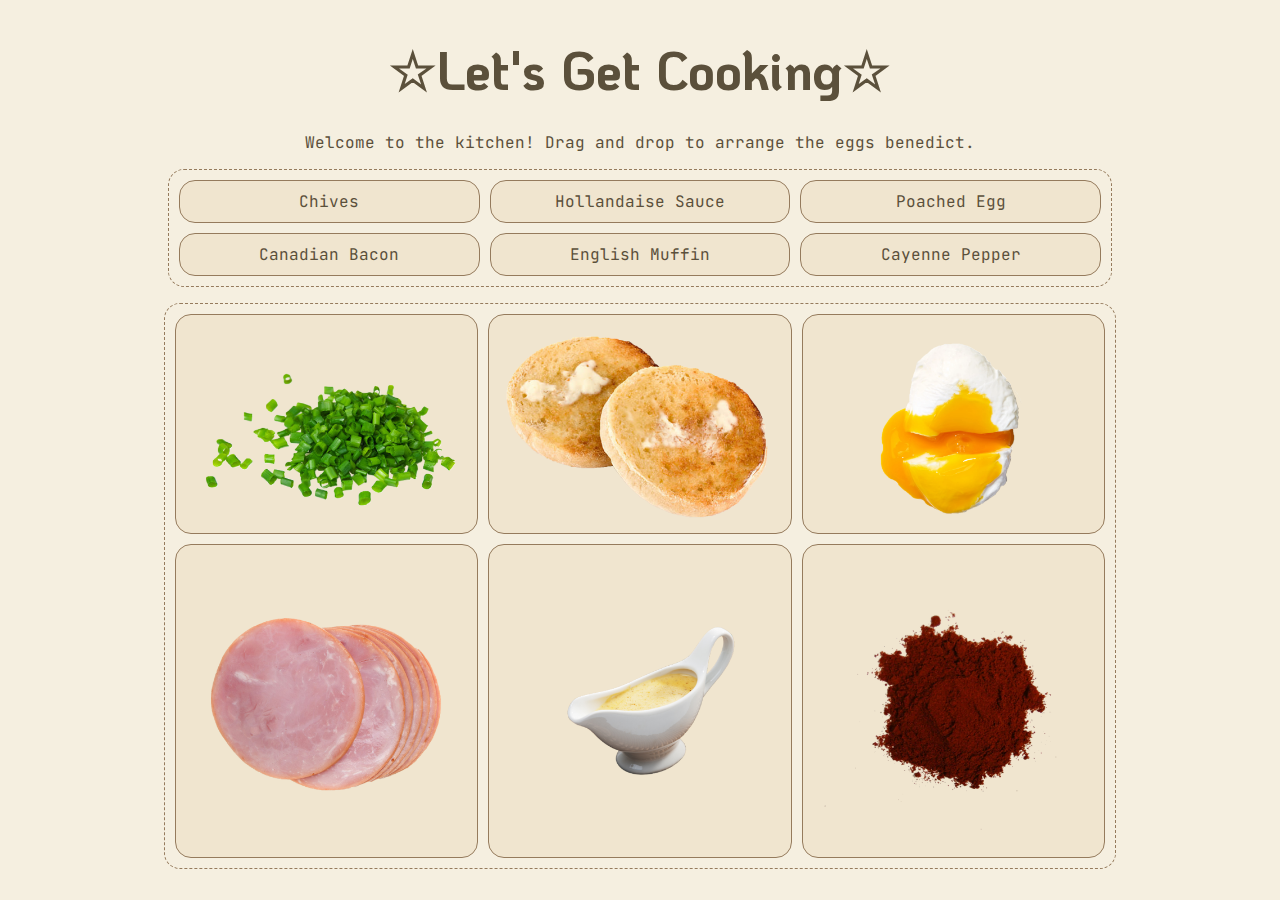
<file: index.html>
<!DOCTYPE html>
<html lang="en">

<head>
  <title>Hungry</title>
  <meta charset="UTF-8">
  <meta name="viewport" content="width=device-width, initial-scale=1.0">
  <meta http-equiv="X-UA-Compatible" content="ie=edge">
  <title>Are.na</title>
  <link rel="stylesheet" href="./style.css">
</head>

<body>
  <main class="wrapper">
    <h1>☆Let's Get Cooking☆</h1>
    <main class="container">
      <div id="funGame">
        <p>Welcome to the kitchen! Drag and drop to arrange the eggs benedict.</p>
        <div class="ingredients">
          <ul class="draggable-list">
            <li id="e5" draggable="true">Chives</li>
            <li id="e4" draggable="true">Hollandaise Sauce</li>
            <li id="e3" draggable="true">Poached Egg</li>
            <li id="e2" draggable="true">Canadian Bacon</li>
            <li id="e1" draggable="true">English Muffin</li>
            <li id="e6" draggable="true">Cayenne Pepper</li>
          </ul>
        </div>

        <div class="ingredient-images">
          <ul class="draggable-list">
            <li id="s5" draggable="true"> <img class="chives" src="./images/chives.png" alt="cut-chives"> </li>
            <li id="s1" draggable="true"><img class="bread" src="./images/english-muffin.png" alt="english-muffin"></li>
            <li id="s3" draggable="true"><img class="egg" src="./images/poached-egg.png" alt="poached-eggs"> </li>
            <li id="s2" draggable="true"><img class="meat" src="./images/canadian-bacon.png" alt="canadian-bacon"></li>
            <li id="s4" draggable="true"> <img class="sauce" src="./images/hollandaise.png" alt="hollandaise-sauce">
            </li>
            <li id="s6" draggable="true"> <img class="cayenne" src="./images/cayenne.webp" alt="cayenne-pepper"> </li>
          </ul>
        </div>
      </div>
    </main>

    <div id="endMessage">
      <h3>Wow! Well done!</h3>
      <p>
        <img class="sandwich" src="./images/eggs-benedict.png" alt="completed-eggs-benedict">
      </p>
      <p>
        <a href="https://tally.so/r/mYjNRJ"><button>&#x2726; Bon Appétit &#x2726;</button><br></a>
      </p>
      <p>
        <button onclick="playAgain()">&#9825; Make Another &#9825;</button>
      </p>
    </div>
    <script src="script.js"></script>
  </main>
</body>

</html>
</file>
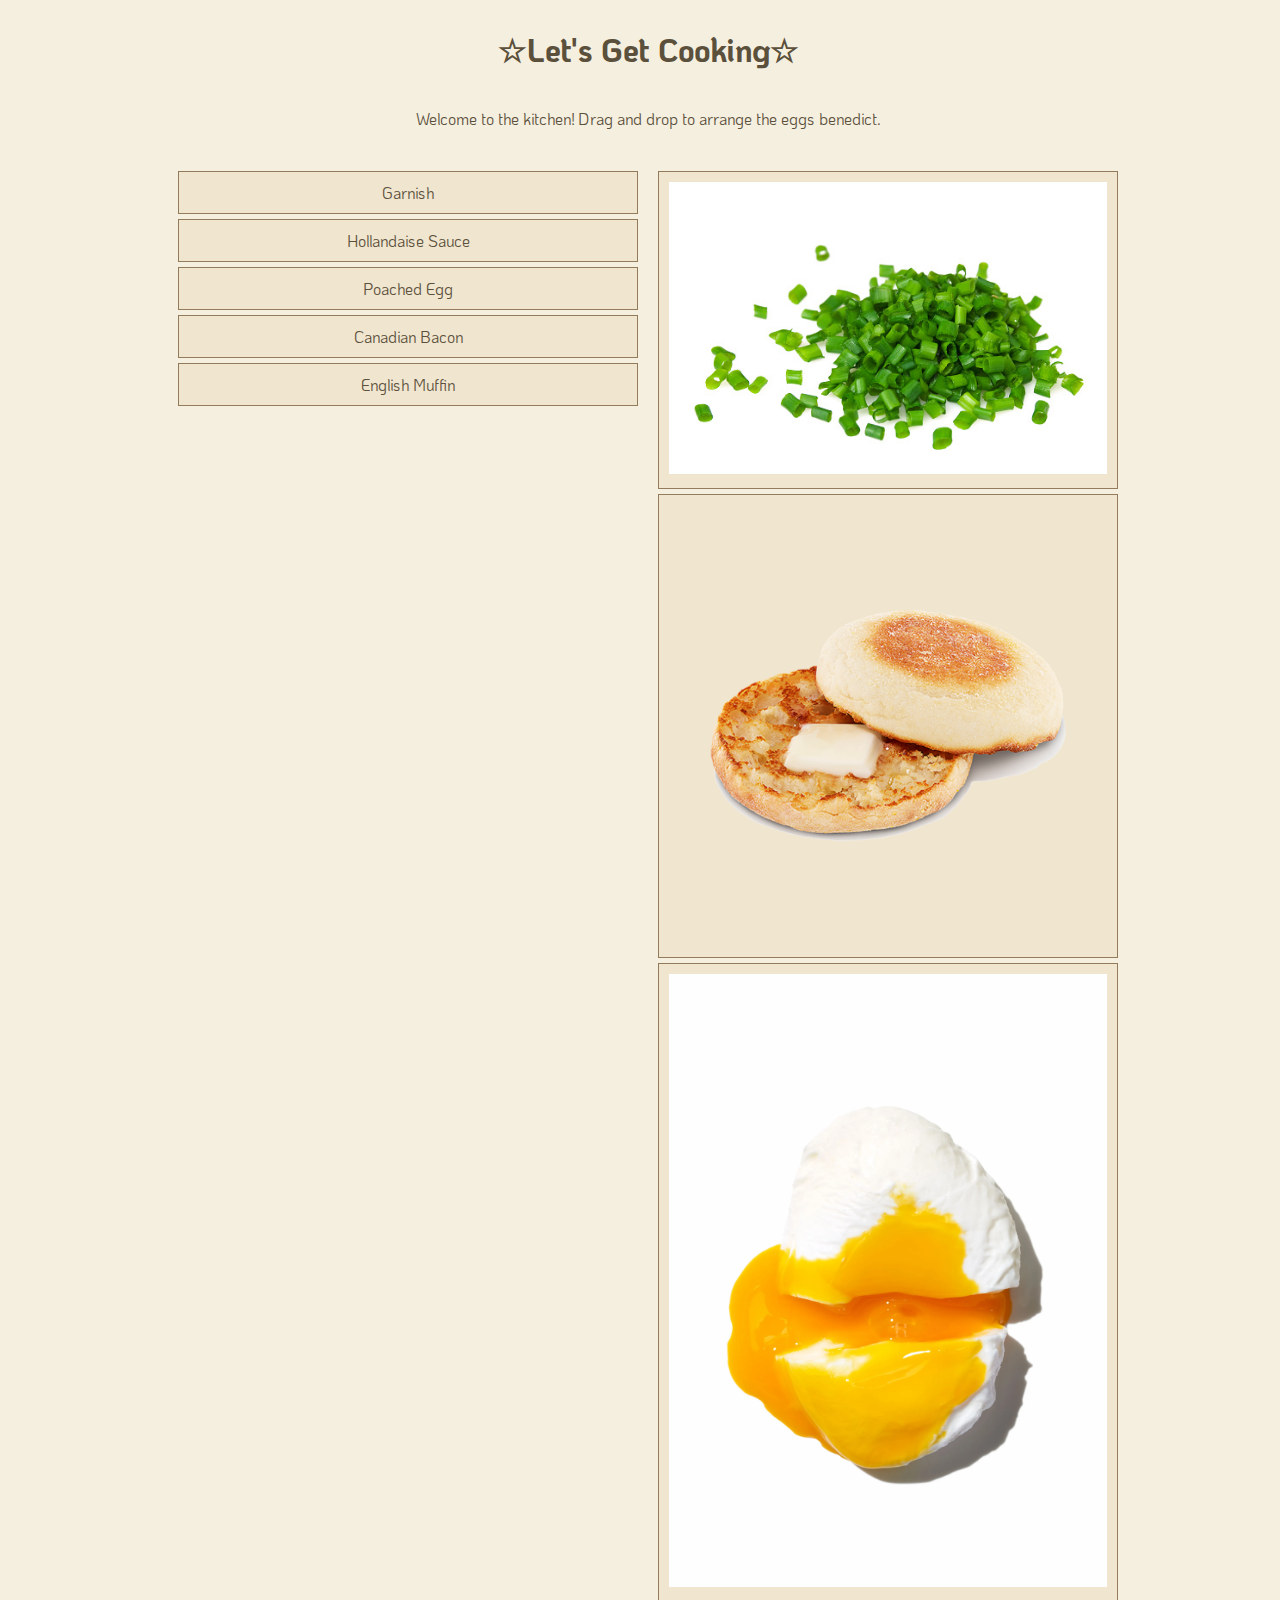
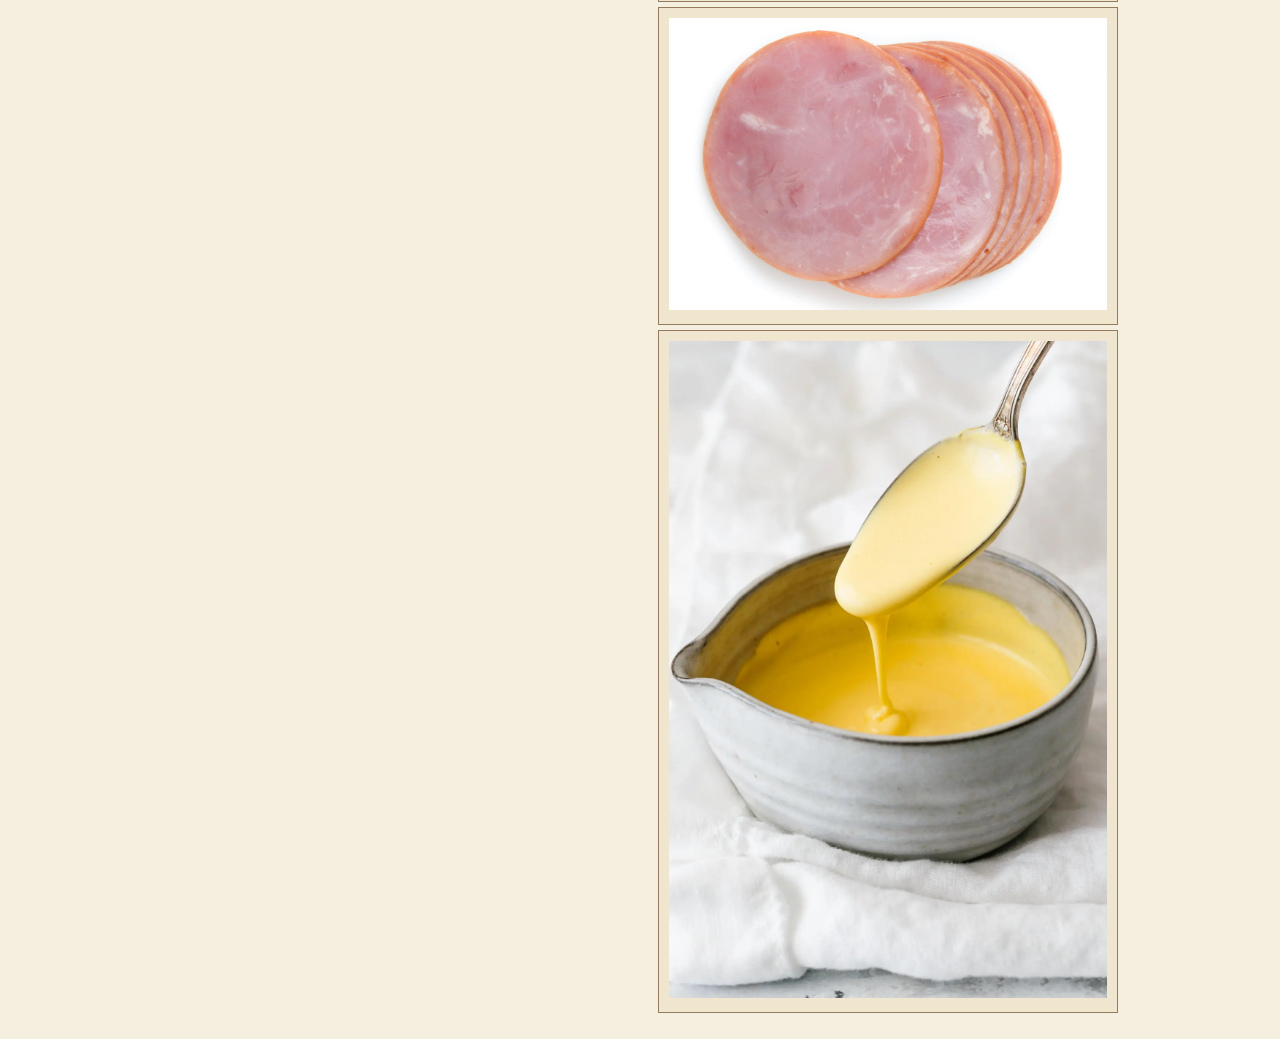
<file: c2studio-iamhungry-game/index.html>
<!DOCTYPE html>
<html lang="en">
<head>
    <title>Hungry</title>
    <meta charset="UTF-8">
    <meta name="viewport" content="width=device-width, initial-scale=1.0">
    <meta http-equiv="X-UA-Compatible" content="ie=edge">
    <title>Are.na</title>
    <link rel="stylesheet" href="./style.css">
</head>
<!-- hello hi-->
<body>
    <main class="wrapper">
        <h1>☆Let's Get Cooking☆</h1>
        <p>Welcome to the kitchen! Drag and drop to arrange the eggs benedict.</p>
              
        <main class="container">
          <div class="ingredients">
            <ul class="draggable-list">
              <li id="e5" draggable="true">Garnish</li>
              <li id="e4" draggable="true">Hollandaise Sauce</li>
              <li id="e3" draggable="true">Poached Egg</li>
              <li id="e2" draggable="true">Canadian Bacon</li>
              <li id="e1" draggable="true">English Muffin</li>
            </ul>
          </div>
          <div class="ingredient-images">
            <ul class="draggable-list">
              <li id="s5" draggable="true"> <img class="chives" src="./images/cut-chives.jpeg" alt="cut-chives"> </li>
              <li id="s1" draggable="true"><img class="bread" src="./images/english-muffins.png" alt="english-muffin"></li>
              <li id="s3" draggable="true"><img class="egg" src="./images/poached-egg.webp" alt="poached-eggs"> </li>
              <li id="s2" draggable="true"><img class="meat" src="./images/canadian-bacon.jpeg" alt="canadian-bacon"></li>
              <li id="s4" draggable="true"> <img class="sauce" src="./images/hollandaise-sauce.webp" alt="hollandaise-sauce"> </li>
            </ul>
          </div>
        </main> 
      
        <div id="endMessage">
          <h3>Wow! Well done!</h3>      
          <p>
            <img class="sandwich" src="./images/eggs-benedict.png" alt="completed-eggs-benedict">
          </p>
          <p>
            <a href="https://tally.so/r/mYjNRJ"><button>&#x2726; Bon Appétit &#x2726;</button></a>
          </p>
         <p>
          <button onclick="playAgain()">&#9825; Make Another &#9825;</button>
         </p>
        </div>
        <script src="script.js"></script>
    </main>
</body>
</html>
</file>
<file: style.css>
@import url('https://fonts.googleapis.com/css2?family=JetBrains+Mono&family=KoHo:wght@700&display=swap');

body {
  background-color: #F5EFE0;
  color: #5B503B;
  margin: 0;
}

main {
  display: grid;
  grid-template-columns: repeat(1, 1fr);
}

.wrapper {
  width: 100vw;
  height: 100vh;
  display: flex;
  flex-direction: column;
  justify-content: space-between;
  margin: auto;
}

.container {
  max-width: 960px;
  margin: auto;
}

h1 {
  font-size: 3.3em;
  font-family: 'KoHo', sans-serif;
  text-align: center;
  margin-bottom: 0.25em;
}

h3,
p,
li {
  font-family: 'JetBrains Mono', monospace;
  text-align: center;
  margin: 0.05em;
  vertical-align: middle;
}

img {
  width: 100%;
  height: 100%;
  margin: 0;
  padding: 1%;
  object-fit: contain;
}

.ingredients {
  margin: 0.5em;
}

.ingredient-images {
  margin: 0.25em;
}

.ingredient-images img {
  width: 100%;
  height: 100%;
}

.sandwich {
  width: 50%;
  height: 50%;
}

.draggable-list {
  padding: 5px;
}

ul {
  display: grid;
  grid-template-columns: 1fr 1fr 1fr;
  list-style-type: none;
  border: 1px dashed #957B5D;
  border-radius: 1em;
}

li {
  list-style: none;
  padding: 10px;
  margin: 5px;
  background-color: #F0E5CF;
  border: 1px solid #957B5D;
  border-radius: 1em;
  color: #5B503B;
  cursor: grab;
  text-align: center;
}

.over {
  background-color: #FFCC00;
}

table {
  max-width: 640px;
  margin: auto;
  margin-bottom: 20px;
}

button {
  margin: auto;
  cursor: pointer;
  display: block;
  padding: 10px;
  font-size: 16px;
  border-radius: 1em;
  border: none;
  color: #F5EFE0;
  background-color: #5B503B;
  font-family: 'JetBrains Mono', monospace;
  font-family: 'KoHo', sans-serif;
}

a:link {
  text-decoration: none;
}

a:visited {
  text-decoration: none;
}

a:hover {
  text-decoration: none;
}

a:active {
  text-decoration: none;
}

button:hover {
  background-color: #FFCC00;
  color: #5B503B;
}

#endMessage {
  display: none;
  margin: auto;
}

#funGame {
  display: block;
}
</file>
<file: c2studio-iamhungry-game/style.css>
@import url('https://fonts.googleapis.com/css2?family=JetBrains+Mono&family=KoHo:wght@700&display=swap');

  /* 
  
  .wrapper{
    width:100vw;
    height:100vh;
    display: flex;
    flex-direction: column;
    justify-content: space-between;
    margin: 0;

    main {
    display: grid;
    grid-template-columns: repeat(2, 1fr);
    grid-gap: px;
  }
  
}
  #eceff1 light grey 
  #263238 dark grey
  #37474f dark grey
  #cfd8dc
  #b0bec5
  #F0E5CF pearl
  #F5EFE0 old lace
  #F86229 Giants orange
  #957B5D chamoisee
  #5B503B Walnut brown
  #7DAD4E asparagus
  #FFCC00 egg yolk
  #F65871 Crayola Bright Pink
  #577C72 Hooker's Green */
  body {
    background-color: #F5EFE0;
    font-family: 'JetBrains Mono', monospace;
    font-family: 'KoHo', sans-serif;
    color: #5B503B;
  }
  
  main {
    display: grid;
    grid-template-columns: repeat(2, 1fr);
    grid-gap: px;
  }

  .wrapper{
    width:100vw;
    height:100vh;
    display: flex;
    flex-direction: column;
    justify-content: space-between;
    margin: 0;
  }

  .container {
    max-width: 960px;
    margin: auto;
  }
  
  h1, h3, p {
    text-align: center;
  }

  .ingredient-images img{
    width: 100%;
    height: 100%;
  }

  .draggable-list {
    padding: 5px;
  }
  
  li {
    list-style: none;
    padding: 10px;
    margin: 5px;
    background-color:#F0E5CF;
    border: 1px solid #957B5D;
    color: #5B503B;
    cursor: grab;
    text-align: center;
  }
  
  .over {
    background-color: #FFCC00;
  }
  
  
  table {
    max-width:640px;
    margin: auto;
    margin-bottom: 20px;
    /* border: 1px solid #b0bec5; */
  }
  
  button {
    margin: auto;
    cursor: pointer;
    display: block;
    padding: 10px;
    font-size: 16px;
    border-radius: 4px;
    border: none;
    color: #F5EFE0;
    background-color:#5B503B;
    font-family: 'JetBrains Mono', monospace;
    font-family: 'KoHo', sans-serif;
  }
  
  a:link {
    text-decoration: none;
  }
  
  a:visited {
    text-decoration: none;
  }
  
  a:hover {
    text-decoration: none;
  }
  
  a:active {
    text-decoration: none;
  }

  button:hover {
    background-color:#FFCC00;
    color:#5B503B;;
   
  }
  
  #endMessage {
    display: none;
  }
</file>
